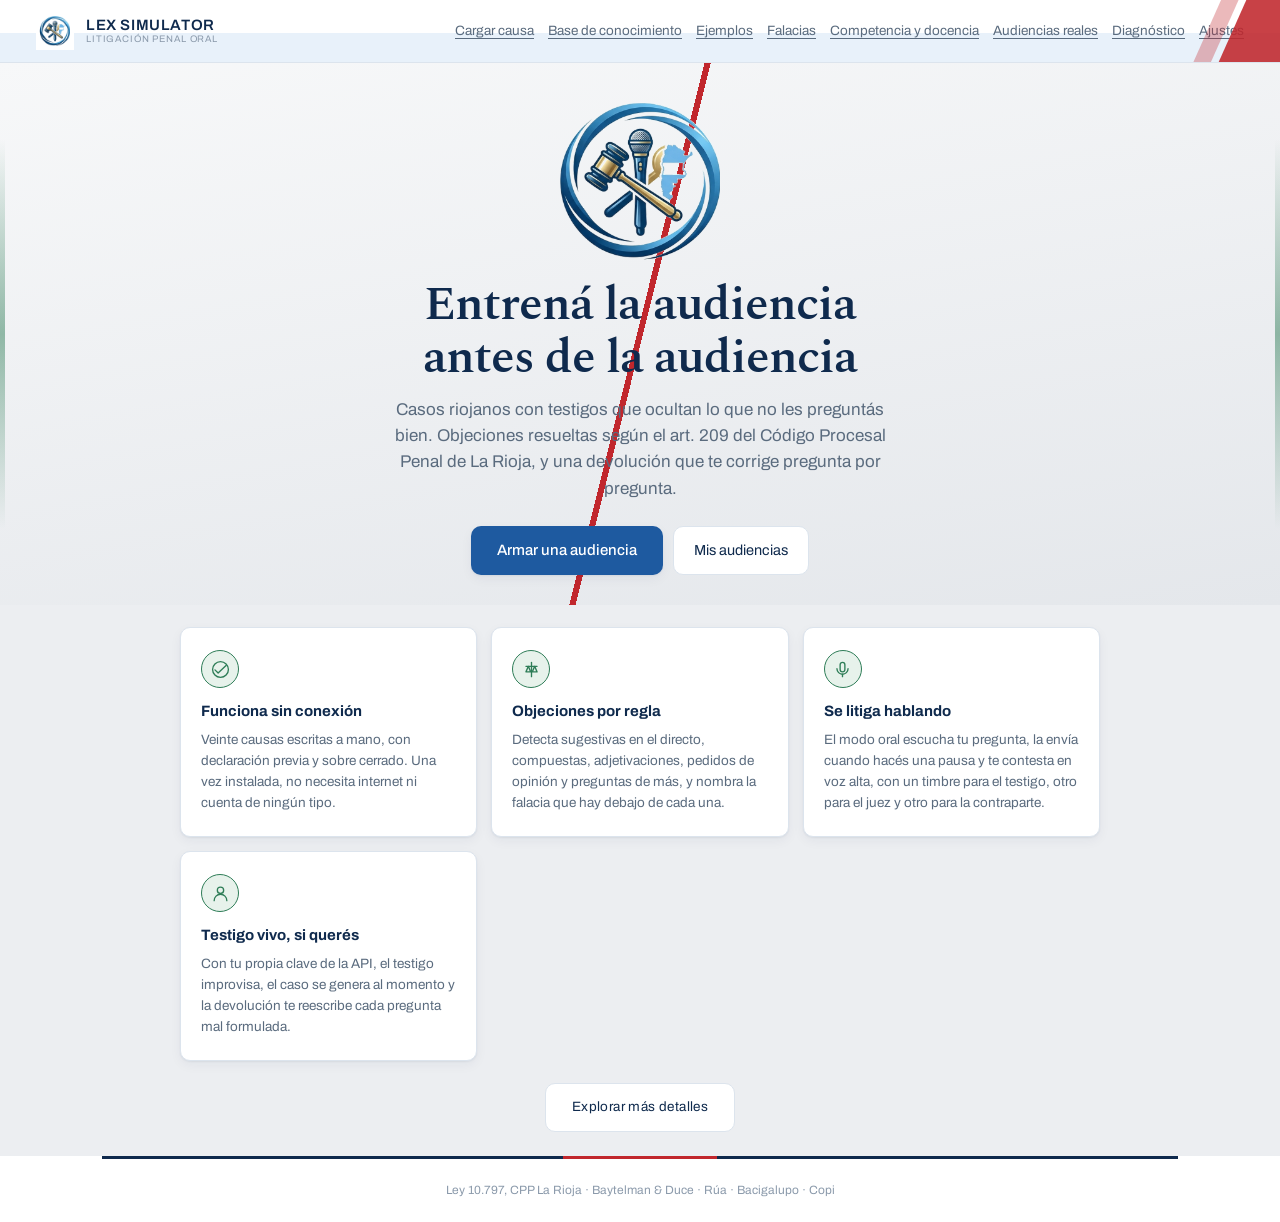
<file: index.html>
<!DOCTYPE html>
<html lang="es-AR">
<head>
<meta charset="utf-8">
<meta name="viewport" content="width=device-width, initial-scale=1, viewport-fit=cover">
<meta name="color-scheme" content="light">
<meta name="theme-color" content="#0F2A4D">
<meta name="description" content="Lex Simulator — entrenamiento en litigación penal oral. Audiencias simuladas con el Código Procesal Penal de La Rioja.">
<title>Lex Simulator — Entrenamiento en litigación penal oral</title>

<link rel="manifest" href="./manifest.json">
<link rel="icon" href="./icon-192.png">
<link rel="apple-touch-icon" href="./apple-touch-icon.png">
<meta name="apple-mobile-web-app-capable" content="yes">
<meta name="apple-mobile-web-app-title" content="Lex Simulator">

<link rel="preconnect" href="https://fonts.googleapis.com">
<link rel="preconnect" href="https://fonts.gstatic.com" crossorigin>
<link href="https://fonts.googleapis.com/css2?family=Archivo:wght@400;500;600&family=Spectral:ital,wght@0,400;0,500;0,600;1,400&display=swap" rel="stylesheet">
<link rel="stylesheet" href="./css/estilo.css">
</head>
<body>

<!-- ═══════════ PORTADA ═══════════ -->
<div id="portada">
  <header class="cabecera">
    <img src="./icon-192.png" alt="">
    <div class="marca">LEX SIMULATOR<small>Litigación penal oral</small></div>
    <div class="relleno"></div>
    <button class="hamburguesa" id="abrirMenu" aria-label="Menú" aria-expanded="false">
      <svg viewBox="0 0 24 24"><path d="M4 7h16M4 12h16M4 17h16"/></svg>
    </button>
    <nav class="menu" id="menu">
      <button class="plano" id="irCausa">Cargar causa</button>
      <button class="plano" id="irBase">Base de conocimiento</button>
      <button class="plano" id="irEjemplos">Ejemplos</button>
      <button class="plano" id="irFalacias">Falacias</button>
      <button class="plano" id="irCompetencia">Competencia y docencia</button>
      <button class="plano" id="irAudiencias">Audiencias reales</button>
      <button class="plano" id="irDiagnostico">Diagnóstico</button>
      <button class="plano" id="irAjustes">Ajustes</button>
    </nav>
  </header>

  <section class="heroe">
    <img src="./emblema.png" alt="Lex Simulator">
    <h1>Entrená la audiencia antes de la audiencia</h1>
    <p>Casos riojanos con testigos que ocultan lo que no les preguntás bien. Objeciones resueltas
       según el art. 209 del Código Procesal Penal de La Rioja, y una devolución que te corrige
       pregunta por pregunta.</p>
    <div class="botonera">
      <button class="principal" id="empezar">Armar una audiencia</button>
      <button class="secundario" id="irHistorial">Mis audiencias</button>
      <button class="secundario oculto" id="instalar">Instalar en el teléfono</button>
    </div>
  </section>

  <div class="vitrina">
    <div class="rasgos" id="rasgos">
      <div class="rasgo">
        <span class="emblemita" aria-hidden="true">
          <svg viewBox="0 0 24 24"><path d="M5 12.5 9 16.5 19 7"/><circle cx="12" cy="12" r="10"/></svg>
        </span>
        <h3>Funciona sin conexión</h3>
        <p>Veinte causas escritas a mano, con declaración previa y sobre cerrado. Una vez instalada,
           no necesita internet ni cuenta de ningún tipo.</p>
      </div>
      <div class="rasgo">
        <span class="emblemita" aria-hidden="true">
          <svg viewBox="0 0 24 24"><path d="M12 3v18"/><path d="M5 8h14"/><path d="M8 8 5 15h6z"/><path d="M16 8l-3 7h6z"/></svg>
        </span>
        <h3>Objeciones por regla</h3>
        <p>Detecta sugestivas en el directo, compuestas, adjetivaciones, pedidos de opinión y
           preguntas de más, y nombra la falacia que hay debajo de cada una.</p>
      </div>
      <div class="rasgo">
        <span class="emblemita" aria-hidden="true">
          <svg viewBox="0 0 24 24"><path d="M12 3a3 3 0 0 1 3 3v6a3 3 0 0 1-6 0V6a3 3 0 0 1 3-3z"/><path d="M19 11a7 7 0 0 1-14 0"/><path d="M12 18v3"/></svg>
        </span>
        <h3>Se litiga hablando</h3>
        <p>El modo oral escucha tu pregunta, la envía cuando hacés una pausa y te contesta en voz
           alta, con un timbre para el testigo, otro para el juez y otro para la contraparte.</p>
      </div>
      <div class="rasgo">
        <span class="emblemita" aria-hidden="true">
          <svg viewBox="0 0 24 24"><circle cx="12" cy="8" r="4"/><path d="M4 21a8 8 0 0 1 16 0"/></svg>
        </span>
        <h3>Testigo vivo, si querés</h3>
        <p>Con tu propia clave de la API, el testigo improvisa, el caso se genera al momento y la
           devolución te reescribe cada pregunta mal formulada.</p>
      </div>
    </div>
    <div class="puntos" id="puntos" role="tablist" aria-label="Características"></div>
  </div>

  <button class="detalles" id="verDetalles">Explorar más detalles</button>

  <footer class="pie">Ley 10.797, CPP La Rioja · Baytelman &amp; Duce · Rúa · Bacigalupo · Copi</footer>
</div>

<!-- ═══════════ ARMAR AUDIENCIA ═══════════ -->
<section class="panel" id="setup"><div class="hoja">
  <button class="plano" data-volver="portada">← Volver</button>
  <h2>Armar una audiencia</h2>
  <p>Elegí el tipo de audiencia y de qué lado litigás.</p>

  <div class="campo"><span>Audiencia</span><div class="opciones" id="opModulo"></div></div>
  <div class="campo"><span>Litigás como</span><div class="opciones" id="opRol"></div></div>
  <div class="campo"><span>Caso</span><div class="opciones" id="opCaso"></div></div>

  <div id="avisoIA" class="aviso oculto"></div>
  <button class="principal" id="abrir">Abrir la audiencia</button>
</div></section>

<!-- ═══════════ SALA ═══════════ -->
<section id="sala">
  <header id="barra">
    <button class="secundario" id="verLegajo">Legajo</button>
    <div class="id"><b id="caratula">—</b><span id="subtitulo">—</span></div>
    <button class="icono chico" id="vozToggle" aria-pressed="true" title="Voz de la sala">
      <svg viewBox="0 0 24 24"><path d="M11 5 6 9H3v6h3l5 4z"/><path d="M15.5 8.5a5 5 0 0 1 0 7"/><path d="M18.5 5.5a9 9 0 0 1 0 13"/></svg>
    </button>
    <div id="reloj">00:00</div>
    <button class="secundario" id="levantar">Levantar audiencia</button>
  </header>
  <div id="cuerpo">
    <aside id="legajo"><nav id="pestanas"></nav><div id="folios"></div></aside>
    <div id="acta"><div class="hilo" id="hilo"></div></div>
  </div>
  <footer id="pie">
    <div class="entrada">
      <textarea id="pregunta" rows="1" placeholder="Formule su pregunta…"></textarea>
      <button class="icono" id="modoOral" aria-pressed="false" title="Modo oral: hablás y la sala te contesta en voz alta">
        <svg viewBox="0 0 24 24"><path d="M3 14v-3a9 9 0 0 1 18 0v3"/><path d="M21 15a2 2 0 0 1-2 2h-1v-5h1a2 2 0 0 1 2 2z"/><path d="M3 15a2 2 0 0 0 2 2h1v-5H5a2 2 0 0 0-2 2z"/><path d="M12 21h4"/></svg>
      </button>
      <button class="icono" id="microfono" aria-pressed="false" title="Dictar">
        <svg viewBox="0 0 24 24"><path d="M12 3a3 3 0 0 1 3 3v6a3 3 0 0 1-6 0V6a3 3 0 0 1 3-3z"/><path d="M19 11a7 7 0 0 1-14 0"/><path d="M12 18v3"/></svg>
      </button>
      <button class="icono lleno" id="enviar" title="Formular">
        <svg viewBox="0 0 24 24"><path d="M5 12h14"/><path d="M13 6l6 6-6 6"/></svg>
      </button>
    </div>
    <div class="pista"><span id="pistaIzq"></span><span id="pistaDer"></span></div>
  </footer>
</section>

<!-- ═══════════ ARTÍCULO CITADO ═══════════ -->
<div id="hojaArt" class="oculto">
  <div class="hojaArtCaja">
    <button class="cerrarX" id="cerrarArt" aria-label="Cerrar">×</button>
    <h3 id="artNumero"></h3>
    <p class="rub" id="artRubrica"></p>
    <p class="cuerpo" id="artTexto"></p>
    <p class="fuente" id="artFuente"></p>
  </div>
</div>

<!-- ═══════════ DEVOLUCIÓN ═══════════ -->
<section class="panel" id="devolucion"><div class="hoja" id="hojaDev"></div></section>

<!-- ═══════════ HISTORIAL ═══════════ -->
<section class="panel" id="historial"><div class="hoja">
  <button class="plano" data-volver="portada">← Volver</button>
  <h2>Mis audiencias</h2>
  <div id="listaHistorial"></div>
</div></section>

<!-- ═══════════ BASE DE CONOCIMIENTO ═══════════ -->
<section class="panel" id="base"><div class="hoja">
  <button class="plano" data-volver="portada">← Volver</button>
  <h2>Base de conocimiento</h2>
  <p>Lo que cargues acá se suma a lo que ya trae la app y se guarda en este dispositivo.
     Cada piso viaja en un momento distinto, y por eso tienen presupuestos muy diferentes.</p>

  <div class="tarjeta">
    <h3>Reglas de audiencia</h3>
    <p class="ayuda">Viaja en <b>cada pregunta</b> que formulás. Es el espacio más caro: poné acá solo
      criterios que deban gobernar cada turno, como una regla de objeción propia de tu foro.</p>
    <textarea id="kbReglas" placeholder="Ej.: En este foro los jueces exigen que la objeción se funde antes de resolver…"></textarea>
    <div class="medidor" id="medReglas"><i></i></div>
    <div class="ayuda" id="cntReglas"></div>
  </div>

  <div class="tarjeta">
    <h3>Criterios de evaluación</h3>
    <p class="ayuda">Viaja una sola vez, al levantar la audiencia. Hay lugar de sobra: rúbricas,
      apuntes de capacitación, tus propios criterios sobre cómo se contraexamina.</p>
    <textarea id="kbCriterios" placeholder="Ej.: Penalizar especialmente el uso de la declaración previa sin acreditar las condiciones de legitimidad…"></textarea>
    <div class="medidor" id="medCriterios"><i></i></div>
    <div class="ayuda" id="cntCriterios"></div>
  </div>

  <div class="tarjeta">
    <h3>Ambientación y legajos</h3>
    <p class="ayuda">Viaja una sola vez, al generar un caso nuevo con modelo. Acá van los legajos
      reales anonimizados, cómo redacta un sumariante riojano, qué delitos llegan de verdad.</p>
    <textarea id="kbAmbiente" placeholder="Pegá acá una IPP anonimizada, un acta, una declaración testimonial…"></textarea>
    <div class="medidor" id="medAmbiente"><i></i></div>
    <div class="ayuda" id="cntAmbiente"></div>
  </div>

  <div class="acciones">
    <button class="principal" id="guardarKb">Guardar</button>
    <button class="secundario" id="exportarKb">Exportar</button>
    <button class="secundario" id="importarKb">Importar</button>
    <input type="file" id="archivoKb" accept="application/json" class="oculto">
  </div>
</div></section>

<!-- ═══════════ CARGAR CAUSA REAL ═══════════ -->
<section class="panel" id="causa"><div class="hoja">
  <button class="plano" data-volver="portada">← Volver</button>
  <h2>Cargar una causa real</h2>
  <p>Convierte el texto de una causa <b>previamente anonimizada</b> en un caso jugable, con su
     testigo y su sobre cerrado.</p>

  <div class="aviso malo">
    <b>Antes de pegar nada.</b> Solo material del que ya hayas quitado los datos personales. Todo el
    procesamiento ocurre en este dispositivo y nada se sube a ningún lado, pero el paso 2 revisa el
    texto y te avisa si quedó algo. Si cargaste tu clave de la API y pedís que el modelo arme el
    sobre cerrado, ese texto sí viaja a Anthropic, y se te avisa antes.
  </div>

  <!-- paso 1 -->
  <div class="tarjeta" id="pasoTexto">
    <h3>1 · El texto de la causa</h3>
    <p class="ayuda">Pegá el contenido, o subí un archivo <b>.txt</b> o <b>.pdf</b>. El PDF se lee
      acá mismo, en tu dispositivo: no se sube a ningún lado. Si es un escaneo sin capa de texto
      (una foto del expediente), no se va a poder leer y vas a tener que pegar el texto.</p>
    <div class="ayuda" id="estadoArchivo"></div>
    <textarea id="txtCausa" style="min-height:200px" placeholder="DECLARACIÓN TESTIMONIAL — Que el día… "></textarea>
    <div class="acciones">
      <button class="secundario" id="subirCausa">Subir archivo</button>
      <input type="file" id="archivoCausa" accept=".txt,.md,.pdf,text/plain,application/pdf" class="oculto">
      <button class="principal" id="revisarCausa">Revisar datos personales</button>
    </div>
  </div>

  <!-- paso 2 -->
  <div class="tarjeta oculto" id="pasoDatos">
    <h3>2 · Datos personales encontrados</h3>
    <p class="ayuda" id="resumenDatos"></p>
    <div id="listaDatos"></div>
    <div class="acciones">
      <button class="secundario" id="marcarTodo">Marcar todos</button>
      <button class="principal" id="anonimizarTodo">Anonimizar todo y continuar</button>
      <button class="secundario" id="sanearCausa">Reemplazar solo lo marcado</button>
    </div>
  </div>

  <!-- paso 3 -->
  <div class="tarjeta oculto" id="pasoEstructura">
    <h3>3 · El legajo, como quedó</h3>
    <p class="ayuda">Esto lo armó el extractor leyendo el texto. Corregí lo que haya sacado mal:
      todo es editable.</p>
    <div class="campo"><span>Carátula</span><input type="text" id="cCaratula"></div>
    <div class="campo"><span>Calificación legal</span><input type="text" id="cDelito"></div>
    <div class="campo"><span>Hecho imputado</span><textarea id="cSintesis" style="min-height:80px"></textarea></div>
    <div class="campo"><span>Estado del legajo</span><textarea id="cHechos" style="min-height:110px"></textarea></div>
    <div class="campo"><span>Testigo</span><input type="text" id="cTestigo" placeholder="Nombre"></div>
    <div class="campo"><span>Calidad y perfil del testigo</span><input type="text" id="cPerfil" placeholder="víctima, preventor, perito… edad, oficio, temperamento"></div>
    <div class="campo"><span>Voz</span><div class="opciones" id="cGenero"></div></div>
    <div class="campo"><span>Declaración previa</span><textarea id="cPrevia" style="min-height:150px"></textarea></div>
    <div class="acciones"><button class="principal" id="irSobre">Continuar al sobre cerrado</button></div>
  </div>

  <!-- paso 4 -->
  <div class="tarjeta oculto" id="pasoSobre">
    <h3>4 · El sobre cerrado</h3>
    <p class="ayuda">Acá está el corazón del ejercicio: lo que el testigo sabe y no va a decir salvo
      que le preguntes justo en el punto. Escribí uno por renglón. Si preparás tu propia audiencia,
      poné lo que sospechás que el testigo oculta; si entrena otra persona, no se lo muestres.</p>
    <div class="campo"><span>Qué pasó realmente</span><textarea id="cVerdad" style="min-height:80px" placeholder="La versión completa, incluido lo que nadie sabe todavía."></textarea></div>
    <div class="campo"><span>Puntos que el testigo se guarda (uno por renglón)</span>
      <textarea id="cPuntos" style="min-height:110px" placeholder="En la declaración previa dijo que no le vio bien la cara.&#10;La observación duró apenas segundos.&#10;En la rueda dudó entre dos personas."></textarea></div>
    <div class="campo"><span>Conducta del testigo en la audiencia</span><textarea id="cConducta" style="min-height:70px" placeholder="Se planta y repite que está seguro. Si lo llevan paso a paso, concede a regañadientes."></textarea></div>
    <div class="acciones">
      <button class="secundario" id="generarSobre">Que lo proponga el modelo</button>
      <button class="principal" id="guardarCausa">Guardar el caso</button>
    </div>
    <div class="ayuda" id="estadoSobre"></div>
  </div>

  <div id="misCausas"></div>
</div></section>

<!-- ═══════════ DIAGNÓSTICO Y APRENDIZAJE ═══════════ -->
<section class="panel" id="diagnostico"><div class="hoja">
  <button class="plano" data-volver="portada">← Volver</button>
  <h2>Diagnóstico</h2>
  <p>Dos cosas distintas: cómo está la aplicación y cómo vas vos.</p>

  <h3>Cómo vas</h3>
  <div id="miPerfil"></div>

  <h3>Cómo está la aplicación</h3>
  <p class="ayuda">Se revisa a sí misma: que todos los módulos hayan cargado, que la ley esté
    completa, que los casos no tengan huecos y que el motor responda. Existe porque ya pasó que
    medio sistema quedara muerto sin que se notara.</p>
  <div class="acciones" style="margin-bottom:14px"><button class="secundario" id="correrDiag">Volver a revisar</button></div>
  <div id="resultadoDiag"></div>

  <h3>Vigencia de la ley</h3>
  <p class="ayuda">De dónde sale el texto de la ley que usa la app, cuánto está verificado contra el
    oficial, y qué reformas se registraron.</p>
  <div id="zonaVigencia"></div>
</div></section>

<!-- ═══════════ COMPETENCIA Y DOCENCIA ═══════════ -->
<section class="panel" id="competencia"><div class="hoja">
  <button class="plano" data-volver="portada">← Volver</button>
  <h2>Competencia y docencia</h2>
  <p>Para entrenar para un concurso de litigación o para dar clase.</p>
  <nav class="pestanasComp" id="compTabs">
    <button data-tab="jurado">Jurado</button>
    <button data-tab="equipo">Equipo</button>
    <button data-tab="casos">Casos oficiales</button>
    <button data-tab="docente">Docente</button>
  </nav>
  <div id="compContenido"></div>
</div></section>

<!-- ═══════════ AUDIENCIAS REALES ═══════════ -->
<section class="panel" id="audiencias"><div class="hoja">
  <button class="plano" data-volver="portada">← Volver</button>
  <h2>Audiencias reales</h2>
  <p>Desgrabaciones de audiencias reales, para leer cómo se litigó de verdad al lado de tu propio
     intento. Tienen que estar anonimizadas.</p>
  <div id="audContenido"></div>
</div></section>

<!-- ═══════════ EJEMPLOS ═══════════ -->
<section class="panel" id="ejemplos"><div class="hoja">
  <button class="plano" data-volver="portada">← Volver</button>
  <h2>Preguntas bien y mal formuladas</h2>
  <p>Material para leer antes de entrar a la sala. Cada par muestra la misma intención con dos
     formulaciones distintas, y por qué una funciona y la otra no.</p>
  <div id="listaEjemplos"></div>
</div></section>

<!-- ═══════════ FALACIAS ═══════════ -->
<section class="panel" id="falacias"><div class="hoja">
  <button class="plano" data-volver="portada">← Volver</button>
  <h2>Falacias y objeciones</h2>
  <p>El art. 210 exige indicar el motivo de la objeción. Nombrar la falacia que hay debajo vuelve
     el planteo mucho más difícil de rechazar. Esta es la tabla de correspondencias.</p>
  <div id="listaFalacias"></div>
</div></section>

<!-- ═══════════ AJUSTES ═══════════ -->
<section class="panel" id="ajustes"><div class="hoja">
  <button class="plano" data-volver="portada">← Volver</button>
  <h2>Ajustes</h2>

  <div class="tarjeta">
    <h3>Clave de la API de Anthropic</h3>
    <p class="ayuda">Opcional. Sin clave, la app funciona con los veinte casos escritos y el motor de
      objeciones por reglas. Con clave, el testigo improvisa y la devolución es del modelo.
      La clave se guarda únicamente en este navegador y nunca sale de tu dispositivo, salvo hacia
      la API de Anthropic. Cada audiencia consume crédito de tu cuenta.</p>
    <input type="password" id="clave" placeholder="sk-ant-…" autocomplete="off" spellcheck="false">
    <div class="ayuda">Se obtiene en console.anthropic.com. Nunca la pegues en el repositorio.</div>
    <div class="acciones">
      <button class="principal" id="guardarClave">Guardar clave</button>
      <button class="secundario" id="probarClave">Probar</button>
      <button class="secundario" id="borrarClave">Borrar</button>
    </div>
    <div id="estadoClave" class="ayuda"></div>
  </div>

  <div class="tarjeta">
    <h3>Voces de la sala</h3>
    <p class="ayuda">La app usa el motor de voz de tu dispositivo. Elegí cuál suena mejor y probala
      antes de asignarla. Si todas suenan robóticas, podés instalar voces mejores desde los ajustes
      del teléfono: Configuración → Administración general → Texto a voz → Motor de Google, y ahí
      instalar los datos de voz en español. Las voces de red suenan bastante más humanas.</p>

    <div class="campo"><span>Voz masculina · testigo, juez o parte</span>
      <select id="vozM"></select>
      <div class="acciones" style="margin-top:9px"><button class="secundario" id="probarM">Escuchar</button></div>
    </div>
    <div class="campo"><span>Voz femenina · testigo, juez o parte</span>
      <select id="vozF"></select>
      <div class="acciones" style="margin-top:9px"><button class="secundario" id="probarF">Escuchar</button></div>
    </div>
    <div class="campo"><span>Velocidad al hablar</span>
      <input type="range" id="vozRate" min="70" max="125" step="5" style="width:100%">
      <div class="ayuda" id="vozRateVal"></div>
    </div>
    <div class="acciones"><button class="principal" id="guardarVoces">Guardar voces</button></div>
    <div id="estadoVoces" class="ayuda"></div>
  </div>

  <div class="tarjeta">
    <h3>Práctica</h3>
    <p class="ayuda">Minutos por audiencia. En competencia se litiga contra reloj, y en una sala
      real el juez corta.</p>
    <div id="ajTiempos"></div>
    <div id="ajOpciones" style="margin-top:14px"></div>
    <div class="acciones"><button class="principal" id="guardarPractica">Guardar</button></div>
  </div>

  <div class="tarjeta">
    <h3>Datos guardados</h3>
    <p class="ayuda">El historial de audiencias y la base de conocimiento viven en este navegador.</p>
    <div class="acciones"><button class="secundario" id="borrarTodo">Borrar todos mis datos</button></div>
  </div>
</div></section>

<!-- ═══════════ DETALLES ═══════════ -->
<section class="panel" id="detalles"><div class="hoja">
  <button class="plano" data-volver="portada">← Volver</button>
  <h2>Qué es Lex Simulator</h2>
  <p>Una sala de audiencias que cabe en el teléfono, para practicar antes de pararse en una de verdad.</p>

  <h3>Cinco audiencias</h3>
  <div class="tarjeta">
    <p><b>Examen directo.</b> Interrogás a tu propio testigo. No se admiten sugestivas, salvo las
      introductorias, de transición o por la negación (art. 209).</p>
    <p><b>Contraexamen.</b> Interrogás al testigo de la contraria con sugestivas de un solo punto y
      lo confrontás con su declaración previa (art. 211).</p>
    <p><b>Audiencia de cautelar.</b> Prisión preventiva o medida alternativa, ante el juez y contra
      la contraparte, con los arts. 116, 127, 128 y 129.</p>
    <p><b>Alegato de apertura.</b> Anunciás tu teoría del caso, sin argumentar todavía.</p>
    <p><b>Alegato de clausura.</b> Cerrás con la prueba producida y pedís concretamente (art. 217).</p>
  </div>

  <h3>El sobre cerrado</h3>
  <p>Cada testigo guarda dos o tres datos que no están en el legajo ni en su declaración previa.
    Solo salen si la pregunta da justo en el punto. Si no los sacás, no aparecen, y recién al
    levantar la audiencia vas a ver qué te perdiste y con qué línea de preguntas lo obtenías.</p>

  <h3>Objeciones fundadas en lógica</h3>
  <p>El motor analiza la forma de cada pregunta y detecta once defectos técnicos. Para cada uno
    identifica la falacia que hay debajo, porque el art. 210 exige indicar el motivo de la objeción
    y el planteo es más difícil de rechazar cuando se nombra el vicio lógico. La tabla completa está
    en la sección Falacias.</p>

  <h3>Tus datos no salen del teléfono</h3>
  <p>El historial de audiencias y el material que cargues quedan guardados en este dispositivo. No
    hay servidor ni cuenta. Si cargás una clave de la API, se guarda solo acá y únicamente viaja
    hacia Anthropic cuando el testigo tiene que improvisar.</p>

  <h3>Material de base</h3>
  <p>Ley 10.797, Código Procesal Penal de La Rioja. Baytelman y Duce, <i>Litigación penal</i>. Rúa,
    <i>Contraexamen</i> y <i>Examen directo de testigos</i>. Bacigalupo, <i>Técnica de resolución de
    casos penales</i>. Copi, <i>Introducción a la lógica</i>.</p>

  <div class="acciones"><button class="principal" id="detallesEmpezar">Armar una audiencia</button></div>
</div></section>

<script src="./js/conocimiento.js"></script>
<script src="./js/casos.js"></script>
<script src="./js/biblioteca.js"></script>
<script src="./js/motor.js"></script>
<script src="./js/agentes.js"></script>
<script src="./js/ingesta.js"></script>
<script src="./js/aprendizaje.js"></script>
<script src="./js/app.js"></script>
<script src="./js/grabacion.js"></script>
<script src="./js/objeciones.js"></script>
<script src="./js/preparacion.js"></script>
<script src="./js/competencia.js"></script>
<script src="./js/vigencia.js"></script>
<script src="./js/audiencias.js"></script>
</body>
</html>
</file>
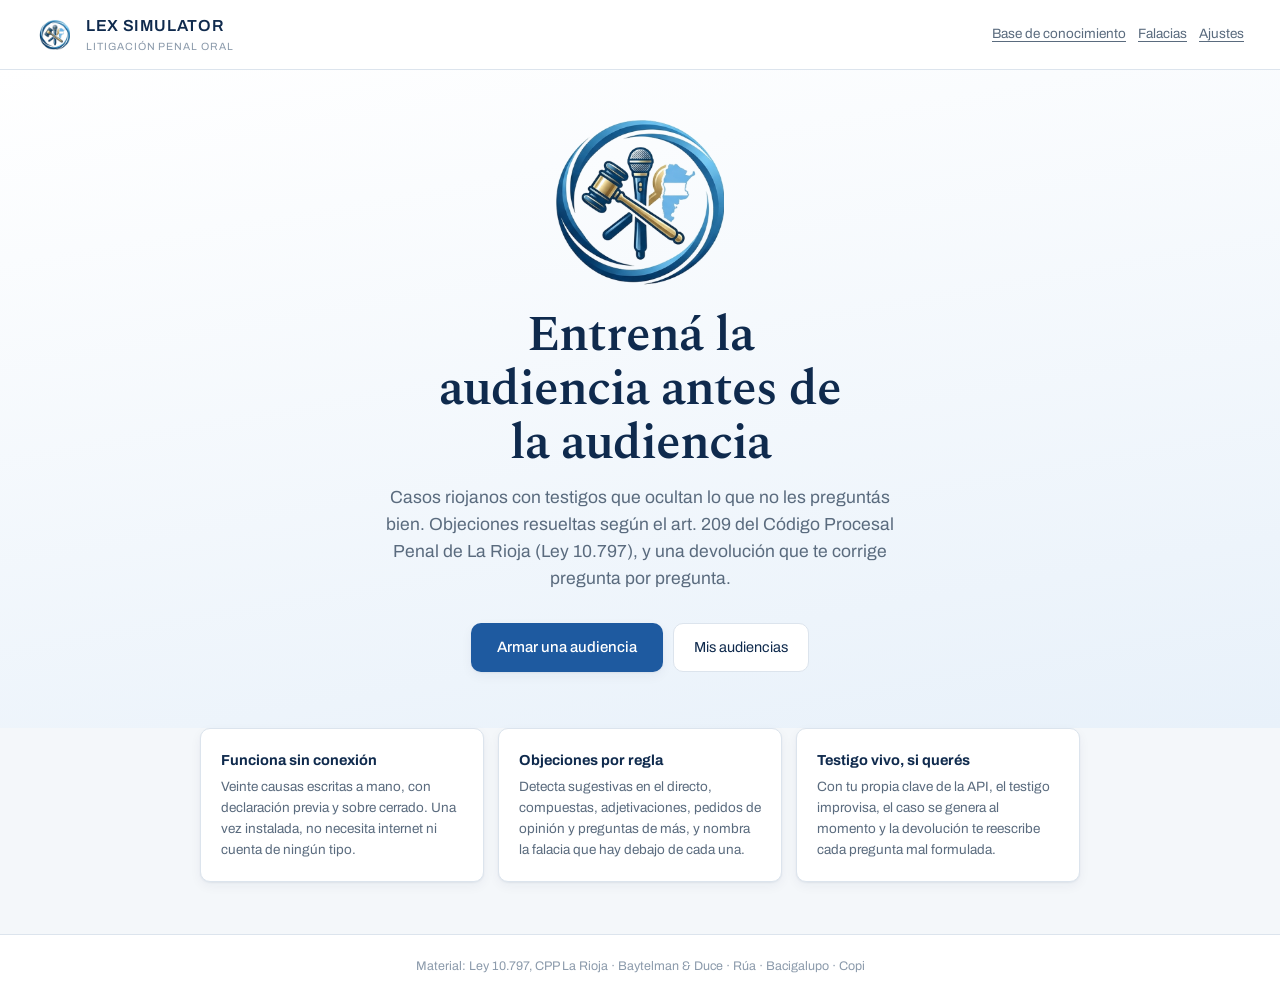
<file: lex/index.html>
<!DOCTYPE html>
<html lang="es-AR">
<head>
<meta charset="utf-8">
<meta name="viewport" content="width=device-width, initial-scale=1, viewport-fit=cover">
<meta name="color-scheme" content="light">
<meta name="theme-color" content="#0F2A4D">
<meta name="description" content="Lex Simulator — entrenamiento en litigación penal oral. Audiencias simuladas con el Código Procesal Penal de La Rioja.">
<title>Lex Simulator — Entrenamiento en litigación penal oral</title>

<link rel="manifest" href="./manifest.json">
<link rel="icon" href="./icon-192.png">
<link rel="apple-touch-icon" href="./apple-touch-icon.png">
<meta name="apple-mobile-web-app-capable" content="yes">
<meta name="apple-mobile-web-app-title" content="Lex Simulator">

<link rel="preconnect" href="https://fonts.googleapis.com">
<link rel="preconnect" href="https://fonts.gstatic.com" crossorigin>
<link href="https://fonts.googleapis.com/css2?family=Archivo:wght@400;500;600&family=Spectral:ital,wght@0,400;0,500;0,600;1,400&display=swap" rel="stylesheet">
<link rel="stylesheet" href="./css/estilo.css">
</head>
<body>

<!-- ═══════════ PORTADA ═══════════ -->
<div id="portada">
  <header class="cabecera">
    <img src="./icon-192.png" alt="">
    <div class="marca">LEX SIMULATOR<small>Litigación penal oral</small></div>
    <div class="relleno"></div>
    <button class="plano" id="irBase">Base de conocimiento</button>
    <button class="plano" id="irFalacias">Falacias</button>
    <button class="plano" id="irAjustes">Ajustes</button>
  </header>

  <section class="heroe">
    <img src="./emblema.png" alt="Lex Simulator">
    <h1>Entrená la audiencia antes de la audiencia</h1>
    <p>Casos riojanos con testigos que ocultan lo que no les preguntás bien. Objeciones resueltas
       según el art. 209 del Código Procesal Penal de La Rioja (Ley 10.797), y una devolución que te corrige
       pregunta por pregunta.</p>
    <div class="botonera">
      <button class="principal" id="empezar">Armar una audiencia</button>
      <button class="secundario" id="irHistorial">Mis audiencias</button>
      <button class="secundario oculto" id="instalar">Instalar en el teléfono</button>
    </div>
  </section>

  <div class="rasgos">
    <div class="rasgo">
      <h3>Funciona sin conexión</h3>
      <p>Veinte causas escritas a mano, con declaración previa y sobre cerrado. Una vez instalada,
         no necesita internet ni cuenta de ningún tipo.</p>
    </div>
    <div class="rasgo">
      <h3>Objeciones por regla</h3>
      <p>Detecta sugestivas en el directo, compuestas, adjetivaciones, pedidos de opinión y
         preguntas de más, y nombra la falacia que hay debajo de cada una.</p>
    </div>
    <div class="rasgo">
      <h3>Testigo vivo, si querés</h3>
      <p>Con tu propia clave de la API, el testigo improvisa, el caso se genera al momento y la
         devolución te reescribe cada pregunta mal formulada.</p>
    </div>
  </div>

  <footer class="pie">Material: Ley 10.797, CPP La Rioja · Baytelman &amp; Duce · Rúa · Bacigalupo · Copi</footer>
</div>

<!-- ═══════════ ARMAR AUDIENCIA ═══════════ -->
<section class="panel" id="setup"><div class="hoja">
  <button class="plano" data-volver="portada">← Volver</button>
  <h2>Armar una audiencia</h2>
  <p>Elegí el tipo de audiencia y de qué lado litigás.</p>

  <div class="campo"><span>Audiencia</span><div class="opciones" id="opModulo"></div></div>
  <div class="campo"><span>Litigás como</span><div class="opciones" id="opRol"></div></div>
  <div class="campo"><span>Caso</span><div class="opciones" id="opCaso"></div></div>

  <div id="avisoIA" class="aviso oculto"></div>
  <button class="principal" id="abrir">Abrir la audiencia</button>
</div></section>

<!-- ═══════════ SALA ═══════════ -->
<section id="sala">
  <header id="barra">
    <button class="secundario" id="verLegajo">Legajo</button>
    <div class="id"><b id="caratula">—</b><span id="subtitulo">—</span></div>
    <div id="reloj">00:00</div>
    <button class="secundario" id="levantar">Levantar audiencia</button>
  </header>
  <div id="cuerpo">
    <aside id="legajo"><nav id="pestanas"></nav><div id="folios"></div></aside>
    <div id="acta"><div class="hilo" id="hilo"></div></div>
  </div>
  <footer id="pie">
    <div class="entrada">
      <textarea id="pregunta" rows="1" placeholder="Formule su pregunta…"></textarea>
      <button class="icono" id="microfono" aria-pressed="false" title="Dictar">
        <svg viewBox="0 0 24 24"><path d="M12 3a3 3 0 0 1 3 3v6a3 3 0 0 1-6 0V6a3 3 0 0 1 3-3z"/><path d="M19 11a7 7 0 0 1-14 0"/><path d="M12 18v3"/></svg>
      </button>
      <button class="icono lleno" id="enviar" title="Formular">
        <svg viewBox="0 0 24 24"><path d="M5 12h14"/><path d="M13 6l6 6-6 6"/></svg>
      </button>
    </div>
    <div class="pista"><span id="pistaIzq"></span><span id="pistaDer"></span></div>
  </footer>
</section>

<!-- ═══════════ DEVOLUCIÓN ═══════════ -->
<section class="panel" id="devolucion"><div class="hoja" id="hojaDev"></div></section>

<!-- ═══════════ HISTORIAL ═══════════ -->
<section class="panel" id="historial"><div class="hoja">
  <button class="plano" data-volver="portada">← Volver</button>
  <h2>Mis audiencias</h2>
  <div id="listaHistorial"></div>
</div></section>

<!-- ═══════════ BASE DE CONOCIMIENTO ═══════════ -->
<section class="panel" id="base"><div class="hoja">
  <button class="plano" data-volver="portada">← Volver</button>
  <h2>Base de conocimiento</h2>
  <p>Lo que cargues acá se suma a lo que ya trae la app y se guarda en este dispositivo.
     Cada piso viaja en un momento distinto, y por eso tienen presupuestos muy diferentes.</p>

  <div class="tarjeta">
    <h3>Reglas de audiencia</h3>
    <p class="ayuda">Viaja en <b>cada pregunta</b> que formulás. Es el espacio más caro: poné acá solo
      criterios que deban gobernar cada turno, como una regla de objeción propia de tu foro.</p>
    <textarea id="kbReglas" placeholder="Ej.: En este foro los jueces exigen que la objeción se funde antes de resolver…"></textarea>
    <div class="medidor" id="medReglas"><i></i></div>
    <div class="ayuda" id="cntReglas"></div>
  </div>

  <div class="tarjeta">
    <h3>Criterios de evaluación</h3>
    <p class="ayuda">Viaja una sola vez, al levantar la audiencia. Hay lugar de sobra: rúbricas,
      apuntes de capacitación, tus propios criterios sobre cómo se contraexamina.</p>
    <textarea id="kbCriterios" placeholder="Ej.: Penalizar especialmente el uso de la declaración previa sin acreditar las condiciones de legitimidad…"></textarea>
    <div class="medidor" id="medCriterios"><i></i></div>
    <div class="ayuda" id="cntCriterios"></div>
  </div>

  <div class="tarjeta">
    <h3>Ambientación y legajos</h3>
    <p class="ayuda">Viaja una sola vez, al generar un caso nuevo con modelo. Acá van los legajos
      reales anonimizados, cómo redacta un sumariante riojano, qué delitos llegan de verdad.</p>
    <textarea id="kbAmbiente" placeholder="Pegá acá una IPP anonimizada, un acta, una declaración testimonial…"></textarea>
    <div class="medidor" id="medAmbiente"><i></i></div>
    <div class="ayuda" id="cntAmbiente"></div>
  </div>

  <div class="acciones">
    <button class="principal" id="guardarKb">Guardar</button>
    <button class="secundario" id="exportarKb">Exportar</button>
    <button class="secundario" id="importarKb">Importar</button>
    <input type="file" id="archivoKb" accept="application/json" class="oculto">
  </div>
</div></section>

<!-- ═══════════ FALACIAS ═══════════ -->
<section class="panel" id="falacias"><div class="hoja">
  <button class="plano" data-volver="portada">← Volver</button>
  <h2>Falacias y objeciones</h2>
  <p>El art. 210 exige indicar el motivo de la objeción. Nombrar la falacia que hay debajo vuelve
     el planteo mucho más difícil de rechazar. Esta es la tabla de correspondencias.</p>
  <div id="listaFalacias"></div>
</div></section>

<!-- ═══════════ AJUSTES ═══════════ -->
<section class="panel" id="ajustes"><div class="hoja">
  <button class="plano" data-volver="portada">← Volver</button>
  <h2>Ajustes</h2>

  <div class="tarjeta">
    <h3>Clave de la API de Anthropic</h3>
    <p class="ayuda">Opcional. Sin clave, la app funciona con los veinte casos escritos y el motor de
      objeciones por reglas. Con clave, el testigo improvisa y la devolución es del modelo.
      La clave se guarda únicamente en este navegador y nunca sale de tu dispositivo, salvo hacia
      la API de Anthropic. Cada audiencia consume crédito de tu cuenta.</p>
    <input type="password" id="clave" placeholder="sk-ant-…" autocomplete="off" spellcheck="false">
    <div class="ayuda">Se obtiene en console.anthropic.com. Nunca la pegues en el repositorio.</div>
    <div class="acciones">
      <button class="principal" id="guardarClave">Guardar clave</button>
      <button class="secundario" id="probarClave">Probar</button>
      <button class="secundario" id="borrarClave">Borrar</button>
    </div>
    <div id="estadoClave" class="ayuda"></div>
  </div>

  <div class="tarjeta">
    <h3>Datos guardados</h3>
    <p class="ayuda">El historial de audiencias y la base de conocimiento viven en este navegador.</p>
    <div class="acciones"><button class="secundario" id="borrarTodo">Borrar todos mis datos</button></div>
  </div>
</div></section>

<script src="./js/conocimiento.js"></script>
<script src="./js/casos.js"></script>
<script src="./js/motor.js"></script>
<script src="./js/app.js"></script>
</body>
</html>
</file>
<file: css/estilo.css>
/* ══════════════════════════════════════════════════════════════
   LEX SIMULATOR — hoja de estilos
   Paleta tomada del emblema: azul marino, azul medio, celeste,
   gris y blanco, con el dorado del mazo como acento del estrado.
   ══════════════════════════════════════════════════════════════ */

:root{
  --marino:#0F2A4D;
  --azul:#1E5AA0;
  --azul-medio:#2E77C4;
  --celeste:#7FB3E3;
  --celeste-pal:#E8F1FA;
  --fondo:#ECEEF1;
  --blanco:#FFFFFF;
  --borde:#DCE4ED;
  --gris:#5A6B7E;
  --gris-claro:#8B9AAB;
  --oro:#A8791F;
  /* Bandera de La Rioja (Ley 4.891): franja blanca sobre azul, cruzada en
     diagonal ascendente por una banda punzó que simboliza el federalismo,
     con laureles verdes por los dieciocho departamentos. Los tonos exactos
     nunca se fijaron, así que se eligen para convivir con el azul del emblema. */
  --punzo:#C1272D;
  --punzo-suave:#F6E4E4;
  --laurel:#2E7D57;
  --rojo:#C1272D;
  --verde:#2E7D57;
  --sombra:0 1px 2px rgba(15,42,77,.06), 0 4px 12px rgba(15,42,77,.05);
  --sombra-alta:0 8px 32px rgba(15,42,77,.14);
  --radio:10px;
}

*{box-sizing:border-box}
html,body{height:100%}
body{
  margin:0; background:var(--fondo); color:var(--marino);
  font-family:Archivo,-apple-system,BlinkMacSystemFont,'Segoe UI',sans-serif;
  font-size:15px; line-height:1.55; -webkit-text-size-adjust:100%;
  overflow-x:hidden;
}
button{font:inherit;color:inherit;cursor:pointer}
a{color:var(--azul)}
:focus-visible{outline:2px solid var(--azul-medio);outline-offset:2px}
@media (prefers-reduced-motion:reduce){*{animation:none!important;transition:none!important}}
.oculto{display:none!important}

/* ───────────── portada ─────────────
   En el teléfono la portada ocupa exactamente una pantalla: nada que
   deslizar. Las tarjetas pasan a carrusel horizontal con puntos, y lo
   que no entra vive en el panel de detalles.                        */
#portada{min-height:100%;display:flex;flex-direction:column}
.cabecera{
  display:flex;align-items:center;gap:12px;flex-shrink:0;
  padding:12px clamp(14px,4vw,36px);background:var(--blanco);
  border-bottom:1px solid var(--borde);
  position:relative;overflow:hidden;
}
/* La bandera provincial: blanco arriba, azul abajo, y la banda punzó
   cruzando en diagonal ascendente. Se cita de verdad, no se insinúa.  */
.cabecera{
  background:linear-gradient(to bottom, var(--blanco) 0 54%, var(--celeste-pal) 54%);
}
.cabecera::after{
  content:'';position:absolute;right:-30px;top:-70px;bottom:-70px;width:74px;
  background:var(--punzo);opacity:.88;transform:rotate(24deg);pointer-events:none;
}
.cabecera::before{
  content:'';position:absolute;right:56px;top:-70px;bottom:-70px;width:16px;
  background:var(--punzo);opacity:.32;transform:rotate(24deg);pointer-events:none;
}
.cabecera img{width:38px;height:38px;flex-shrink:0}
.cabecera .marca{font-weight:600;letter-spacing:.04em;font-size:15px;line-height:1.15;color:var(--marino)}
.cabecera .marca small{display:block;font-weight:400;font-size:9.5px;letter-spacing:.09em;color:var(--gris-claro);text-transform:uppercase}
.cabecera .relleno{flex:1}
.menu{display:flex;gap:14px;align-items:center;flex-shrink:0}
.hamburguesa{display:none;background:none;border:1px solid var(--borde);border-radius:8px;
  width:38px;height:38px;place-items:center;flex-shrink:0}
.hamburguesa svg{width:20px;height:20px;fill:none;stroke:var(--marino);stroke-width:1.9;stroke-linecap:round}

.heroe{
  display:flex;flex-direction:column;align-items:center;justify-content:center;
  text-align:center;padding:38px clamp(20px,5vw,40px) 30px;min-height:0;
  position:relative;overflow:hidden;
  background:
    linear-gradient(104deg, transparent 0 calc(50% - 3px), var(--punzo) calc(50% - 3px) calc(50% + 3px), transparent calc(50% + 3px)),
    linear-gradient(170deg, #F7F8F9 0%, #E4E7EB 100%);
}
/* laurel: las dos ramas verdes, como marco lateral tenue */
.heroe::before{
  content:'';position:absolute;left:0;top:14%;bottom:14%;width:5px;
  background:linear-gradient(to bottom, transparent, var(--laurel), transparent);
  opacity:.5;
}
.heroe::after{
  content:'';position:absolute;right:0;top:14%;bottom:14%;width:5px;
  background:linear-gradient(to bottom, transparent, var(--laurel), transparent);
  opacity:.5;
}
.heroe img{width:clamp(110px,20vw,160px);height:auto;margin-bottom:18px}
.heroe h1{
  font-family:Spectral,Georgia,serif;font-weight:600;
  font-size:clamp(26px,5.2vw,48px);line-height:1.1;letter-spacing:-.02em;
  margin:0 0 12px;color:var(--marino);max-width:17ch;
}
.heroe p{font-size:clamp(14px,1.9vw,17px);color:var(--gris);max-width:52ch;margin:0 auto 24px}
.botonera{display:flex;gap:10px;flex-wrap:wrap;justify-content:center}

.principal{
  background:var(--azul);color:var(--blanco);border:none;border-radius:var(--radio);
  padding:13px 26px;font-size:15px;font-weight:500;box-shadow:var(--sombra);
  transition:background .15s ease;
}
.principal:hover{background:var(--marino)}
.principal:disabled{opacity:.45;cursor:default}
.secundario{
  background:var(--blanco);border:1px solid var(--borde);border-radius:var(--radio);
  padding:12px 20px;font-size:14.5px;color:var(--marino);transition:border-color .15s ease;
}
.secundario:hover{border-color:var(--celeste)}
.plano{background:none;border:none;padding:0;color:var(--gris);text-decoration:underline;text-underline-offset:3px;font-size:13.5px}

.vitrina{display:flex;flex-direction:column;min-height:0}
.rasgos{
  display:grid;gap:14px;grid-template-columns:repeat(auto-fit,minmax(230px,1fr));
  max-width:1000px;margin:0 auto;padding:22px clamp(20px,5vw,40px) 10px;width:100%;
}
.rasgo{
  background:var(--blanco);border:1px solid var(--borde);border-radius:var(--radio);
  padding:22px 20px;box-shadow:var(--sombra);position:relative;
}
.rasgo h3{font-size:15px;margin:0 0 7px;color:var(--marino)}
.rasgo p{font-size:13.5px;color:var(--gris);margin:0}
/* Los laureles de los dieciocho departamentos */
.emblemita{
  display:grid;place-items:center;width:38px;height:38px;border-radius:50%;
  background:#E7F2EB;border:1.5px solid var(--laurel);margin-bottom:12px;
}
.emblemita svg{width:19px;height:19px;fill:none;stroke:var(--laurel);stroke-width:1.7;stroke-linecap:round;stroke-linejoin:round}
.puntos{display:none}
.detalles{
  display:block;margin:12px auto 0;background:var(--blanco);border:1px solid var(--borde);
  border-radius:var(--radio);padding:13px 26px;font-size:13.5px;color:var(--marino);
  letter-spacing:.03em;
}
.detalles:hover{border-color:var(--celeste)}
.pie{
  text-align:center;padding:22px;font-size:12px;color:var(--gris-claro);
  background:var(--blanco);margin-top:24px;flex-shrink:0;
  border-top:3px solid transparent;
  border-image:linear-gradient(to right,
    var(--blanco) 0 8%, var(--marino) 8% 44%, var(--punzo) 44% 56%,
    var(--marino) 56% 92%, var(--blanco) 92%) 1;
}

/* ── el teléfono: todo en una pantalla, sin scroll ── */
@media (max-width:780px){
  /* Solo la portada bloquea el scroll. Los demás paneles necesitan
     desplazarse con normalidad.                                    */
  body.solo-portada{overflow:hidden}
  #portada{height:100vh;height:100dvh;overflow:hidden}

  .cabecera{padding:9px 13px;gap:9px}
  .cabecera img{width:30px;height:30px}
  .cabecera .marca{font-size:12.5px}
  .cabecera .marca small{font-size:8px;letter-spacing:.07em}
  /* En el teléfono el menú no entra en la barra: pasa a desplegable.
     Antes quedaba cortado y Ajustes era inalcanzable.              */
  .hamburguesa{display:grid}
  /* Capa fija sobre la pantalla. Antes era absoluta dentro de la cabecera,
     y la cabecera recorta todo lo que sobresale (para que no desborde la
     diagonal de la bandera): el menú se abría pero quedaba invisible.   */
  .menu{
    position:fixed;top:var(--menuTop,64px);right:10px;left:10px;z-index:90;
    flex-direction:column;align-items:stretch;gap:0;
    background:var(--blanco);border:1px solid var(--borde);border-radius:12px;
    box-shadow:var(--sombra-alta);padding:6px;display:none;
  }
  .menu.abierto{display:flex}
  .veloMenu{position:fixed;inset:0;z-index:89;background:rgba(15,42,77,.28);display:none}
  .veloMenu.abierto{display:block}
  .menu .plano{
    font-size:15px;text-decoration:none;text-align:left;
    padding:13px 14px;border-radius:8px;color:var(--marino);
  }
  .menu .plano:active{background:var(--celeste-pal)}
  .menu .plano + .plano{border-top:1px solid var(--borde)}

  .heroe{flex:0 1 auto;min-height:0;padding:16px 18px 14px}
  .heroe img{width:clamp(78px,23vw,118px);margin-bottom:10px}
  .heroe h1{font-size:clamp(21px,6.1vw,28px);margin-bottom:8px;max-width:15ch}
  .heroe p{font-size:12.8px;line-height:1.45;margin-bottom:15px;max-width:40ch}
  .botonera{gap:8px}
  .principal{padding:11px 20px;font-size:14px}
  .secundario{padding:11px 18px;font-size:13.5px}

  /* carrusel: una tarjeta por vez, con arrastre y encastre */
  .vitrina{flex:1 1 auto;min-height:0;justify-content:center}
  .rasgos{
    display:flex;grid-template-columns:none;overflow-x:auto;overflow-y:hidden;
    scroll-snap-type:x mandatory;-webkit-overflow-scrolling:touch;
    gap:11px;padding:10px 16px;margin:0;
    scrollbar-width:none;
  }
  .rasgos::-webkit-scrollbar{display:none}
  .rasgo{
    flex:0 0 84%;scroll-snap-align:center;padding:16px 17px;
    display:flex;flex-direction:column;justify-content:center;
  }
  .emblemita{width:32px;height:32px;margin-bottom:9px}
  .emblemita svg{width:16px;height:16px}
  .rasgo h3{font-size:14.5px}
  .rasgo p{font-size:12.8px;line-height:1.45}

  .puntos{display:flex;justify-content:center;gap:7px;padding:9px 0 3px;flex-shrink:0}
  .punto{width:7px;height:7px;border-radius:50%;background:var(--borde);border:none;padding:0;transition:background .2s}
  .punto[aria-selected="true"]{background:var(--azul)}

  .detalles{margin:4px 16px 0;width:calc(100% - 32px);padding:11px;font-size:12.5px;flex-shrink:0}
  .pie{padding:9px 14px;font-size:10px;margin-top:8px;line-height:1.35}
}

/* ── pantallas cortas: se recorta el texto antes que dejarlo cortado ── */
@media (max-width:780px) and (max-height:700px){
  .heroe{padding:12px 16px 10px}
  .heroe img{width:64px;margin-bottom:7px}
  .heroe h1{font-size:19px;margin-bottom:6px}
  .heroe p{
    font-size:11.8px;margin-bottom:12px;
    display:-webkit-box;-webkit-line-clamp:2;-webkit-box-orient:vertical;overflow:hidden;
  }
  .rasgo{padding:13px 15px}
  .rasgo p{
    font-size:12px;
    display:-webkit-box;-webkit-line-clamp:4;-webkit-box-orient:vertical;overflow:hidden;
  }
  .emblemita{width:28px;height:28px;margin-bottom:7px}
  .detalles{padding:9px;font-size:12px}
  .pie{font-size:9px;padding:7px 12px}
}

/* ───────────── paneles genéricos ───────────── */
.panel{display:none;min-height:100%;padding:34px clamp(18px,5vw,40px) 60px}
.panel.activo{display:block}
.hoja{max-width:760px;margin:0 auto}
.hoja h2{font-family:Spectral,Georgia,serif;font-weight:600;font-size:clamp(24px,4vw,34px);margin:0 0 8px;letter-spacing:-.01em}
.hoja h3{font-size:13px;color:var(--gris);font-weight:500;margin:30px 0 10px;letter-spacing:.02em}
.hoja > p{color:var(--gris);margin:0 0 24px}
.tarjeta{background:var(--blanco);border:1px solid var(--borde);border-radius:var(--radio);padding:22px;box-shadow:var(--sombra);margin-bottom:16px}

.campo{margin-bottom:22px}
.campo > span{display:block;font-size:13px;color:var(--gris);margin-bottom:9px}
.opciones{display:flex;flex-wrap:wrap;gap:8px}
.op{
  background:var(--blanco);border:1px solid var(--borde);border-radius:8px;
  padding:10px 14px;font-size:14px;text-align:left;transition:all .15s ease;
}
.op:hover{border-color:var(--celeste)}
.op[aria-pressed="true"]{background:var(--azul);border-color:var(--azul);color:var(--blanco)}
.op small{display:block;font-size:12px;opacity:.75;margin-top:2px}
input[type=range]{accent-color:var(--azul);height:26px}
input[type=text],input[type=password],textarea,select{
  width:100%;background:var(--blanco);border:1px solid var(--borde);border-radius:8px;
  padding:11px 13px;font:inherit;color:inherit;
}
textarea{resize:vertical;min-height:120px;font-size:14px;line-height:1.55}
.ayuda{font-size:12.5px;color:var(--gris-claro);margin-top:7px}
.aviso{background:var(--celeste-pal);border:1px solid var(--celeste);border-radius:8px;padding:13px 15px;font-size:13.5px;color:var(--marino);margin-bottom:18px}
.aviso.malo{background:#FDEDEB;border-color:#E9B4AC;color:var(--rojo)}

/* ───────────── sala de audiencia ───────────── */
#sala{display:none;height:100%;flex-direction:column;background:var(--fondo)}
#sala.activo{display:flex}
#barra{
  display:flex;align-items:center;gap:12px;padding:10px clamp(12px,3vw,20px);
  background:var(--blanco);flex-wrap:wrap;position:relative;
  border-bottom:1px solid var(--borde);
}
/* Franja tricolor que además marca cuánto va de la audiencia:
   el punzó avanza con el reloj.                                  */
#barra::after{
  content:'';position:absolute;left:0;right:0;bottom:-1px;height:4px;
  background:
    linear-gradient(to right, var(--punzo) 0 var(--avance,0%), transparent var(--avance,0%)),
    linear-gradient(to right, var(--blanco) 0 8%, var(--marino) 8% 100%);
  background-repeat:no-repeat;
}
#barra .id{flex:1;min-width:160px}
#barra .id b{display:block;font-family:Spectral,Georgia,serif;font-size:14.5px;line-height:1.25}
#barra .id span{font-size:12px;color:var(--gris-claro)}
#reloj{font-variant-numeric:tabular-nums;font-size:19px;color:var(--azul)}
#reloj.excedido{color:var(--rojo)}

#cuerpo{flex:1;display:flex;min-height:0}
#legajo{width:330px;flex-shrink:0;background:var(--blanco);border-right:1px solid var(--borde);display:flex;flex-direction:column;min-height:0}
#pestanas{display:flex;border-bottom:1px solid var(--borde)}
#pestanas button{flex:1;background:none;border:none;border-bottom:2px solid transparent;padding:11px 4px;font-size:12.5px;color:var(--gris)}
#pestanas button[aria-selected="true"]{color:var(--azul);border-bottom-color:var(--azul);font-weight:500}
#folios{overflow-y:auto;padding:18px;font-family:Spectral,Georgia,serif;font-size:14.5px;line-height:1.62}
#folios h4{font-family:Archivo,sans-serif;font-size:12px;color:var(--gris-claro);font-weight:500;margin:18px 0 5px;letter-spacing:.03em}
#folios h4:first-child{margin-top:0}
#folios p{margin:0 0 11px}
#folios .previa{border-left:3px solid var(--celeste);padding-left:13px;background:var(--celeste-pal);padding:12px 13px;border-radius:0 6px 6px 0}

#acta{flex:1;overflow-y:auto;padding:24px clamp(14px,4vw,40px) 26px;min-width:0}
.hilo{max-width:70ch;margin:0 auto}
.marca-acta{display:flex;align-items:center;gap:12px;font-size:12.5px;color:var(--gris-claro);margin:2px 0 22px}
.marca-acta::before,.marca-acta::after{content:"";flex:1;height:1px;background:var(--borde)}
.turno{margin-bottom:18px}
.quien{font-size:11px;letter-spacing:.08em;color:var(--gris-claro);margin-bottom:3px;text-transform:uppercase}
.dicho{font-family:Spectral,Georgia,serif;font-size:16.5px;line-height:1.56;margin:0;white-space:pre-wrap}
.turno.propio .quien{color:var(--azul)}
.turno.propio .dicho{background:var(--blanco);border-left:3px solid var(--azul);padding:11px 14px;border-radius:0 8px 8px 0;box-shadow:var(--sombra)}
.turno.objecion{border-left:3px solid var(--rojo);padding-left:13px}
.turno.objecion .quien{color:var(--rojo)}
.turno.juez{border-left:3px solid var(--oro);padding-left:13px}
.turno.juez .quien{color:var(--oro)}
.pensando{font-family:Spectral,Georgia,serif;font-style:italic;color:var(--gris-claro)}
.icono.chico{width:38px;height:38px}
.icono.chico svg{width:17px;height:17px}
.icono.chico[aria-pressed="false"]{opacity:.42}
/* el testigo pensando: tres puntos que laten */
.puntitos{display:inline-flex;gap:5px;align-items:center;height:22px}
.puntitos i{width:6px;height:6px;border-radius:50%;background:var(--gris-claro);display:block;animation:pensar 1.25s ease-in-out infinite}
.puntitos i:nth-child(2){animation-delay:.18s}
.puntitos i:nth-child(3){animation-delay:.36s}
@keyframes pensar{0%,60%,100%{opacity:.25;transform:translateY(0)}30%{opacity:1;transform:translateY(-3px)}}

#pie{background:var(--blanco);border-top:1px solid var(--borde);padding:12px clamp(12px,3vw,20px) 14px}
.entrada{max-width:70ch;margin:0 auto;display:flex;gap:8px;align-items:flex-end}
#pregunta{flex:1;min-height:46px;max-height:180px;font-family:Spectral,Georgia,serif;font-size:16px;border-radius:10px}
.icono{
  width:46px;height:46px;flex-shrink:0;display:grid;place-items:center;
  background:var(--blanco);border:1px solid var(--borde);border-radius:10px;
}
.icono:hover{border-color:var(--celeste)}
.icono.lleno{background:var(--azul);border-color:var(--azul);color:var(--blanco)}
.icono[aria-pressed="true"]{background:var(--rojo);border-color:var(--rojo);color:var(--blanco)}
#modoOral[aria-pressed="true"]{background:var(--verde);border-color:var(--verde);color:var(--blanco)}
#modoOral.hablando{animation:latir 1.1s ease-in-out infinite}
@keyframes latir{0%,100%{opacity:1}50%{opacity:.55}}
.entrada .icono{width:42px;height:42px}
.entrada .icono svg{width:18px;height:18px}
.icono svg{width:19px;height:19px;fill:none;stroke:currentColor;stroke-width:1.7;stroke-linecap:round;stroke-linejoin:round}
.pista{max-width:70ch;margin:8px auto 0;font-size:12.5px;color:var(--gris-claro);display:flex;justify-content:space-between;gap:12px}
.pista .err{color:var(--rojo)}
.pista .ok{color:var(--verde)}

/* ───────────── devolución ───────────── */
.global{display:flex;align-items:baseline;gap:14px;margin:16px 0 10px}
.global b{font-family:Spectral,Georgia,serif;font-size:54px;font-weight:600;line-height:1;color:var(--azul)}
.global span{color:var(--gris);font-size:13.5px}
.eje{display:grid;grid-template-columns:1fr auto;gap:3px 16px;padding:13px 0;border-top:1px solid var(--borde)}
.eje strong{font-weight:500;font-size:14.5px}
.eje .pt{grid-row:1;grid-column:2;font-variant-numeric:tabular-nums;font-size:18px;color:var(--azul)}
.eje em{grid-column:1;font-style:normal;font-family:Spectral,Georgia,serif;font-size:15px;line-height:1.5;color:var(--gris)}
.corr{border-left:3px solid var(--borde);padding-left:15px;margin:0 0 18px}
.corr .tuya{font-family:Spectral,Georgia,serif;font-style:italic;font-size:15.5px;margin:0 0 5px}
.corr .mal{font-size:13px;color:var(--rojo);margin:0 0 5px}
.corr .bien{font-family:Spectral,Georgia,serif;font-size:15.5px;margin:0;border-left:3px solid var(--laurel);padding-left:12px}
ul.limpia{list-style:none;padding:0;margin:0}
ul.limpia li{font-family:Spectral,Georgia,serif;font-size:15.5px;line-height:1.5;padding:9px 0;border-top:1px solid var(--borde)}
.sobre{background:var(--celeste-pal);border:1px solid var(--celeste);border-radius:var(--radio);padding:18px;font-family:Spectral,Georgia,serif;font-size:15.5px;line-height:1.58}
.acciones{display:flex;gap:9px;flex-wrap:wrap;margin-top:34px}

/* ───────────── tablas y listas ───────────── */
.dato{display:flex;align-items:flex-start;gap:10px;padding:9px 0;border-top:1px solid var(--borde);font-size:13.5px}
.dato input{width:auto;margin-top:3px;accent-color:var(--punzo)}
.dato .val{font-family:Spectral,Georgia,serif;font-size:15px;word-break:break-word}
.dato .meta{display:block;font-size:11.5px;color:var(--gris-claro)}
.dato.alto .val{color:var(--punzo)}
.fila{display:flex;justify-content:space-between;gap:14px;padding:12px 0;border-top:1px solid var(--borde);font-size:14px}
.fila span{display:block;color:var(--gris-claro);font-size:12.5px}
.fila .num{font-size:19px;color:var(--azul);font-variant-numeric:tabular-nums}
.medidor{height:5px;background:var(--borde);border-radius:3px;overflow:hidden;margin-top:7px}
.medidor i{display:block;height:100%;background:var(--azul-medio)}
.medidor.alto i{background:var(--rojo)}
.par{background:var(--blanco);border:1px solid var(--borde);border-radius:var(--radio);padding:16px 18px;margin-bottom:12px;box-shadow:var(--sombra)}
.par h4{margin:0 0 10px;font-size:14px;color:var(--marino)}
.par .mal,.par .bien{font-family:Spectral,Georgia,serif;font-size:15.5px;line-height:1.5;margin:0 0 8px;padding-left:13px;border-left:3px solid var(--rojo)}
.par .bien{border-left-color:var(--verde)}
.par .rot{display:block;font-family:Archivo,sans-serif;font-size:10.5px;letter-spacing:.08em;text-transform:uppercase;margin-bottom:2px}
.par .mal .rot{color:var(--rojo)}
.par .bien .rot{color:var(--verde)}
.par .porque{font-size:13.5px;color:var(--gris);margin:10px 0 0;line-height:1.5}
.grupoEj{margin:28px 0 14px}
.grupoEj h3{font-size:17px;color:var(--marino);margin:0 0 5px;font-family:Spectral,Georgia,serif;font-weight:600}
.grupoEj p{font-size:13.5px;color:var(--gris);margin:0}
.falacia{border-top:1px solid var(--borde);padding:15px 0}
.falacia h4{margin:0 0 4px;font-size:14.5px}
.falacia .obj{display:inline-block;background:var(--celeste-pal);color:var(--azul);border-radius:5px;padding:2px 8px;font-size:12px;margin-bottom:7px}
.falacia p{margin:0 0 7px;font-size:13.5px;color:var(--gris)}
.falacia .plan{font-family:Spectral,Georgia,serif;font-size:15px;color:var(--marino);border-left:3px solid var(--celeste);padding-left:12px;margin:8px 0 0}

@media (max-width:780px){
  #legajo{
    position:fixed;inset:0 auto 0 0;width:min(86vw,340px);z-index:30;
    transform:translateX(-101%);transition:transform .22s ease;box-shadow:var(--sombra-alta);
  }
  #legajo.abierto{transform:none}
  .dicho{font-size:16px}
  .heroe{padding:34px 20px 40px}
}
@media (min-width:781px){#verLegajo{display:none}}


/* ─────────────── cita legal tocable ─────────────── */
.cita{
  background:var(--celeste-pal);border:none;border-bottom:1.5px solid var(--azul);
  border-radius:3px;padding:0 3px;font:inherit;color:var(--azul);cursor:pointer;
}
.cita:hover{background:var(--azul);color:var(--blanco)}
#hojaArt{
  position:fixed;inset:0;z-index:60;background:rgba(15,42,77,.42);
  display:flex;align-items:flex-end;justify-content:center;padding:0;
}
#hojaArt.oculto{display:none}
.hojaArtCaja{
  background:var(--blanco);width:100%;max-width:680px;max-height:78vh;overflow-y:auto;
  border-radius:14px 14px 0 0;padding:24px 22px 30px;position:relative;
  border-top:4px solid var(--punzo);box-shadow:var(--sombra-alta);
}
.hojaArtCaja h3{margin:0 0 3px;font-family:Spectral,Georgia,serif;font-size:22px;color:var(--marino)}
.hojaArtCaja .rub{margin:0 0 14px;font-size:12px;letter-spacing:.07em;color:var(--punzo);text-transform:uppercase}
.hojaArtCaja .cuerpo{font-family:Spectral,Georgia,serif;font-size:16px;line-height:1.62;margin:0 0 16px;white-space:pre-wrap}
.hojaArtCaja .fuente{font-size:12px;color:var(--gris-claro);margin:0;border-top:1px solid var(--borde);padding-top:11px}
.cerrarX{
  position:absolute;top:12px;right:14px;width:32px;height:32px;border:none;border-radius:50%;
  background:var(--fondo);font-size:22px;line-height:1;color:var(--gris)
}
@media (min-width:700px){ #hojaArt{align-items:center} .hojaArtCaja{border-radius:14px} }


/* ─────────────── indicador con la diagonal de la bandera ─────────────── */
.puntitos i{background:var(--punzo)}
.puntitos i:nth-child(2){background:var(--marino)}
.puntitos i:nth-child(3){background:var(--laurel)}

/* Los ejes cubiertos y los aciertos, en laurel; los vicios, en punzó */
.eje .pt{color:var(--laurel)}
.global b{color:var(--marino)}
.medidor i{background:linear-gradient(to right,var(--laurel),var(--azul))}
.medidor.alto i{background:var(--punzo)}


/* ─────────────── diagnóstico ─────────────── */
.chk{display:flex;align-items:flex-start;gap:9px;padding:8px 0;border-top:1px solid var(--borde);font-size:13.5px}
.chk .marca{flex-shrink:0;width:17px;height:17px;border-radius:50%;display:grid;place-items:center;
  font-size:11px;color:var(--blanco);margin-top:2px}
.chk.si .marca{background:var(--laurel)}
.chk.no .marca{background:var(--punzo)}
.chk .det{display:block;color:var(--punzo);font-size:12.5px}
.chk .area{color:var(--gris-claro);font-size:11.5px;letter-spacing:.05em;text-transform:uppercase}
.resumenDiag{border-radius:var(--radio);padding:14px 16px;margin-bottom:14px;font-size:14px}
.resumenDiag.bien{background:#EAF4EE;border:1px solid var(--laurel);color:var(--laurel)}
.resumenDiag.mal{background:var(--punzo-suave);border:1px solid var(--punzo);color:var(--punzo)}
.reco{background:var(--celeste-pal);border:1px solid var(--celeste);border-radius:var(--radio);
  padding:16px 18px;margin:12px 0}
.reco b{display:block;font-family:Spectral,Georgia,serif;font-size:17px;margin-bottom:5px;color:var(--marino)}
.reco p{margin:0;font-size:13.5px;color:var(--gris)}


/* ─────────────── competencia, grabación, audiencias reales ─────────────── */
.pestanasComp{display:flex;gap:4px;border-bottom:1px solid var(--borde);margin:18px 0;overflow-x:auto}
.pestanasComp button{background:none;border:none;border-bottom:3px solid transparent;padding:10px 14px;
  font-size:14px;color:var(--gris);white-space:nowrap}
.pestanasComp button[aria-selected="true"]{color:var(--marino);border-bottom-color:var(--punzo);font-weight:500}
.rubro{display:flex;align-items:center;justify-content:space-between;gap:14px;padding:10px 0;border-top:1px solid var(--borde)}
.rubro div{flex:1}
.rubro b{display:block;font-size:14px;color:var(--marino);font-weight:500}
.rubro span{font-size:12.5px;color:var(--gris-claro)}
.rubro input{width:78px;text-align:center;font-size:16px}
.fila .num span{display:block;font-size:11px;color:var(--gris-claro)}
.marcasAudio{margin-top:12px;max-height:320px;overflow-y:auto;border:1px solid var(--borde);border-radius:var(--radio)}
.marcaAudio{display:block;width:100%;text-align:left;background:var(--blanco);border:none;border-top:1px solid var(--borde);
  padding:10px 12px;font-size:13.5px;color:var(--marino);line-height:1.4}
.marcaAudio:first-child{border-top:none}
.marcaAudio:hover{background:var(--celeste-pal)}
.marcaAudio span{display:inline-block;min-width:46px;color:var(--punzo);font-variant-numeric:tabular-nums;font-weight:500}
#grabar[aria-pressed="true"]{background:var(--punzo);border-color:var(--punzo);color:var(--blanco);animation:latir 1.4s ease-in-out infinite}
#grabar svg{fill:currentColor}
.comparar{display:grid;grid-template-columns:1fr 1fr;gap:14px;margin-top:10px}
.comparar h4{margin:0 0 8px;font-size:13px;color:var(--gris);font-weight:500}
.lectura{background:var(--blanco);border:1px solid var(--borde);border-radius:var(--radio);padding:14px;
  max-height:480px;overflow-y:auto;font-family:Spectral,Georgia,serif;font-size:14.5px;line-height:1.6}
.lectura p{margin:0 0 8px}
@media (max-width:780px){ .comparar{grid-template-columns:1fr} }
</file>
<file: lex/css/estilo.css>
/* ══════════════════════════════════════════════════════════════
   LEX SIMULATOR — hoja de estilos
   Paleta tomada del emblema: azul marino, azul medio, celeste,
   gris y blanco, con el dorado del mazo como acento del estrado.
   ══════════════════════════════════════════════════════════════ */

:root{
  --marino:#0F2A4D;
  --azul:#1E5AA0;
  --azul-medio:#2E77C4;
  --celeste:#7FB3E3;
  --celeste-pal:#E8F1FA;
  --fondo:#F4F7FA;
  --blanco:#FFFFFF;
  --borde:#DCE4ED;
  --gris:#5A6B7E;
  --gris-claro:#8B9AAB;
  --oro:#A8791F;
  --rojo:#B3372A;
  --verde:#1F7A5A;
  --sombra:0 1px 2px rgba(15,42,77,.06), 0 4px 12px rgba(15,42,77,.05);
  --sombra-alta:0 8px 32px rgba(15,42,77,.14);
  --radio:10px;
}

*{box-sizing:border-box}
html,body{height:100%}
body{
  margin:0; background:var(--fondo); color:var(--marino);
  font-family:Archivo,-apple-system,BlinkMacSystemFont,'Segoe UI',sans-serif;
  font-size:15px; line-height:1.55; -webkit-text-size-adjust:100%;
  overflow-x:hidden;
}
button{font:inherit;color:inherit;cursor:pointer}
a{color:var(--azul)}
:focus-visible{outline:2px solid var(--azul-medio);outline-offset:2px}
@media (prefers-reduced-motion:reduce){*{animation:none!important;transition:none!important}}
.oculto{display:none!important}

/* ───────────── portada ───────────── */
#portada{min-height:100%;display:flex;flex-direction:column}
.cabecera{
  display:flex;align-items:center;gap:12px;
  padding:14px clamp(16px,4vw,36px);background:var(--blanco);
  border-bottom:1px solid var(--borde);
}
.cabecera img{width:38px;height:38px}
.cabecera .marca{font-weight:600;letter-spacing:.04em;font-size:16px;color:var(--marino)}
.cabecera .marca small{display:block;font-weight:400;font-size:10.5px;letter-spacing:.09em;color:var(--gris-claro);text-transform:uppercase}
.cabecera .relleno{flex:1}

.heroe{
  flex:1;display:flex;flex-direction:column;align-items:center;justify-content:center;
  text-align:center;padding:48px clamp(20px,5vw,40px) 56px;
  background:linear-gradient(170deg,var(--blanco) 0%,var(--celeste-pal) 100%);
}
.heroe img{width:clamp(120px,22vw,168px);height:auto;margin-bottom:22px}
.heroe h1{
  font-family:Spectral,Georgia,serif;font-weight:600;
  font-size:clamp(30px,5.4vw,50px);line-height:1.08;letter-spacing:-.02em;
  margin:0 0 14px;color:var(--marino);max-width:16ch;
}
.heroe p{font-size:clamp(15px,2vw,17.5px);color:var(--gris);max-width:52ch;margin:0 auto 30px}
.botonera{display:flex;gap:10px;flex-wrap:wrap;justify-content:center}

.principal{
  background:var(--azul);color:var(--blanco);border:none;border-radius:var(--radio);
  padding:13px 26px;font-size:15px;font-weight:500;box-shadow:var(--sombra);
  transition:background .15s ease;
}
.principal:hover{background:var(--marino)}
.principal:disabled{opacity:.45;cursor:default}
.secundario{
  background:var(--blanco);border:1px solid var(--borde);border-radius:var(--radio);
  padding:12px 20px;font-size:14.5px;color:var(--marino);transition:border-color .15s ease;
}
.secundario:hover{border-color:var(--celeste)}
.plano{background:none;border:none;padding:0;color:var(--gris);text-decoration:underline;text-underline-offset:3px;font-size:13.5px}

.rasgos{
  display:grid;gap:14px;grid-template-columns:repeat(auto-fit,minmax(230px,1fr));
  max-width:960px;margin:0 auto;padding:0 clamp(20px,5vw,40px) 52px;
}
.rasgo{background:var(--blanco);border:1px solid var(--borde);border-radius:var(--radio);padding:20px;box-shadow:var(--sombra)}
.rasgo h3{font-size:14.5px;margin:0 0 6px;color:var(--marino)}
.rasgo p{font-size:13.5px;color:var(--gris);margin:0}
.pie{text-align:center;padding:22px;font-size:12.5px;color:var(--gris-claro);border-top:1px solid var(--borde);background:var(--blanco)}

/* ───────────── paneles genéricos ───────────── */
.panel{display:none;min-height:100%;padding:34px clamp(18px,5vw,40px) 60px}
.panel.activo{display:block}
.hoja{max-width:760px;margin:0 auto}
.hoja h2{font-family:Spectral,Georgia,serif;font-weight:600;font-size:clamp(24px,4vw,34px);margin:0 0 8px;letter-spacing:-.01em}
.hoja h3{font-size:13px;color:var(--gris);font-weight:500;margin:30px 0 10px;letter-spacing:.02em}
.hoja > p{color:var(--gris);margin:0 0 24px}
.tarjeta{background:var(--blanco);border:1px solid var(--borde);border-radius:var(--radio);padding:22px;box-shadow:var(--sombra);margin-bottom:16px}

.campo{margin-bottom:22px}
.campo > span{display:block;font-size:13px;color:var(--gris);margin-bottom:9px}
.opciones{display:flex;flex-wrap:wrap;gap:8px}
.op{
  background:var(--blanco);border:1px solid var(--borde);border-radius:8px;
  padding:10px 14px;font-size:14px;text-align:left;transition:all .15s ease;
}
.op:hover{border-color:var(--celeste)}
.op[aria-pressed="true"]{background:var(--azul);border-color:var(--azul);color:var(--blanco)}
.op small{display:block;font-size:12px;opacity:.75;margin-top:2px}
input[type=text],input[type=password],textarea,select{
  width:100%;background:var(--blanco);border:1px solid var(--borde);border-radius:8px;
  padding:11px 13px;font:inherit;color:inherit;
}
textarea{resize:vertical;min-height:120px;font-size:14px;line-height:1.55}
.ayuda{font-size:12.5px;color:var(--gris-claro);margin-top:7px}
.aviso{background:var(--celeste-pal);border:1px solid var(--celeste);border-radius:8px;padding:13px 15px;font-size:13.5px;color:var(--marino);margin-bottom:18px}
.aviso.malo{background:#FDEDEB;border-color:#E9B4AC;color:var(--rojo)}

/* ───────────── sala de audiencia ───────────── */
#sala{display:none;height:100%;flex-direction:column;background:var(--fondo)}
#sala.activo{display:flex}
#barra{
  display:flex;align-items:center;gap:12px;padding:10px clamp(12px,3vw,20px);
  background:var(--blanco);border-bottom:1px solid var(--borde);flex-wrap:wrap;
}
#barra .id{flex:1;min-width:160px}
#barra .id b{display:block;font-family:Spectral,Georgia,serif;font-size:14.5px;line-height:1.25}
#barra .id span{font-size:12px;color:var(--gris-claro)}
#reloj{font-variant-numeric:tabular-nums;font-size:19px;color:var(--azul)}
#reloj.excedido{color:var(--rojo)}

#cuerpo{flex:1;display:flex;min-height:0}
#legajo{width:330px;flex-shrink:0;background:var(--blanco);border-right:1px solid var(--borde);display:flex;flex-direction:column;min-height:0}
#pestanas{display:flex;border-bottom:1px solid var(--borde)}
#pestanas button{flex:1;background:none;border:none;border-bottom:2px solid transparent;padding:11px 4px;font-size:12.5px;color:var(--gris)}
#pestanas button[aria-selected="true"]{color:var(--azul);border-bottom-color:var(--azul);font-weight:500}
#folios{overflow-y:auto;padding:18px;font-family:Spectral,Georgia,serif;font-size:14.5px;line-height:1.62}
#folios h4{font-family:Archivo,sans-serif;font-size:12px;color:var(--gris-claro);font-weight:500;margin:18px 0 5px;letter-spacing:.03em}
#folios h4:first-child{margin-top:0}
#folios p{margin:0 0 11px}
#folios .previa{border-left:3px solid var(--celeste);padding-left:13px;background:var(--celeste-pal);padding:12px 13px;border-radius:0 6px 6px 0}

#acta{flex:1;overflow-y:auto;padding:24px clamp(14px,4vw,40px) 26px;min-width:0}
.hilo{max-width:70ch;margin:0 auto}
.marca-acta{display:flex;align-items:center;gap:12px;font-size:12.5px;color:var(--gris-claro);margin:2px 0 22px}
.marca-acta::before,.marca-acta::after{content:"";flex:1;height:1px;background:var(--borde)}
.turno{margin-bottom:18px}
.quien{font-size:11px;letter-spacing:.08em;color:var(--gris-claro);margin-bottom:3px;text-transform:uppercase}
.dicho{font-family:Spectral,Georgia,serif;font-size:16.5px;line-height:1.56;margin:0;white-space:pre-wrap}
.turno.propio .quien{color:var(--azul)}
.turno.propio .dicho{background:var(--blanco);border-left:3px solid var(--azul);padding:11px 14px;border-radius:0 8px 8px 0;box-shadow:var(--sombra)}
.turno.objecion{border-left:3px solid var(--rojo);padding-left:13px}
.turno.objecion .quien{color:var(--rojo)}
.turno.juez{border-left:3px solid var(--oro);padding-left:13px}
.turno.juez .quien{color:var(--oro)}
.pensando{font-family:Spectral,Georgia,serif;font-style:italic;color:var(--gris-claro)}

#pie{background:var(--blanco);border-top:1px solid var(--borde);padding:12px clamp(12px,3vw,20px) 14px}
.entrada{max-width:70ch;margin:0 auto;display:flex;gap:8px;align-items:flex-end}
#pregunta{flex:1;min-height:46px;max-height:180px;font-family:Spectral,Georgia,serif;font-size:16px;border-radius:10px}
.icono{
  width:46px;height:46px;flex-shrink:0;display:grid;place-items:center;
  background:var(--blanco);border:1px solid var(--borde);border-radius:10px;
}
.icono:hover{border-color:var(--celeste)}
.icono.lleno{background:var(--azul);border-color:var(--azul);color:var(--blanco)}
.icono[aria-pressed="true"]{background:var(--rojo);border-color:var(--rojo);color:var(--blanco)}
.icono svg{width:19px;height:19px;fill:none;stroke:currentColor;stroke-width:1.7;stroke-linecap:round;stroke-linejoin:round}
.pista{max-width:70ch;margin:8px auto 0;font-size:12.5px;color:var(--gris-claro);display:flex;justify-content:space-between;gap:12px}
.pista .err{color:var(--rojo)}
.pista .ok{color:var(--verde)}

/* ───────────── devolución ───────────── */
.global{display:flex;align-items:baseline;gap:14px;margin:16px 0 10px}
.global b{font-family:Spectral,Georgia,serif;font-size:54px;font-weight:600;line-height:1;color:var(--azul)}
.global span{color:var(--gris);font-size:13.5px}
.eje{display:grid;grid-template-columns:1fr auto;gap:3px 16px;padding:13px 0;border-top:1px solid var(--borde)}
.eje strong{font-weight:500;font-size:14.5px}
.eje .pt{grid-row:1;grid-column:2;font-variant-numeric:tabular-nums;font-size:18px;color:var(--azul)}
.eje em{grid-column:1;font-style:normal;font-family:Spectral,Georgia,serif;font-size:15px;line-height:1.5;color:var(--gris)}
.corr{border-left:3px solid var(--borde);padding-left:15px;margin:0 0 18px}
.corr .tuya{font-family:Spectral,Georgia,serif;font-style:italic;font-size:15.5px;margin:0 0 5px}
.corr .mal{font-size:13px;color:var(--rojo);margin:0 0 5px}
.corr .bien{font-family:Spectral,Georgia,serif;font-size:15.5px;margin:0;border-left:3px solid var(--verde);padding-left:12px}
ul.limpia{list-style:none;padding:0;margin:0}
ul.limpia li{font-family:Spectral,Georgia,serif;font-size:15.5px;line-height:1.5;padding:9px 0;border-top:1px solid var(--borde)}
.sobre{background:var(--celeste-pal);border:1px solid var(--celeste);border-radius:var(--radio);padding:18px;font-family:Spectral,Georgia,serif;font-size:15.5px;line-height:1.58}
.acciones{display:flex;gap:9px;flex-wrap:wrap;margin-top:34px}

/* ───────────── tablas y listas ───────────── */
.fila{display:flex;justify-content:space-between;gap:14px;padding:12px 0;border-top:1px solid var(--borde);font-size:14px}
.fila span{display:block;color:var(--gris-claro);font-size:12.5px}
.fila .num{font-size:19px;color:var(--azul);font-variant-numeric:tabular-nums}
.medidor{height:5px;background:var(--borde);border-radius:3px;overflow:hidden;margin-top:7px}
.medidor i{display:block;height:100%;background:var(--azul-medio)}
.medidor.alto i{background:var(--rojo)}
.falacia{border-top:1px solid var(--borde);padding:15px 0}
.falacia h4{margin:0 0 4px;font-size:14.5px}
.falacia .obj{display:inline-block;background:var(--celeste-pal);color:var(--azul);border-radius:5px;padding:2px 8px;font-size:12px;margin-bottom:7px}
.falacia p{margin:0 0 7px;font-size:13.5px;color:var(--gris)}
.falacia .plan{font-family:Spectral,Georgia,serif;font-size:15px;color:var(--marino);border-left:3px solid var(--celeste);padding-left:12px;margin:8px 0 0}

@media (max-width:780px){
  #legajo{
    position:fixed;inset:0 auto 0 0;width:min(86vw,340px);z-index:30;
    transform:translateX(-101%);transition:transform .22s ease;box-shadow:var(--sombra-alta);
  }
  #legajo.abierto{transform:none}
  .dicho{font-size:16px}
  .heroe{padding:34px 20px 40px}
}
@media (min-width:781px){#verLegajo{display:none}}
</file>
